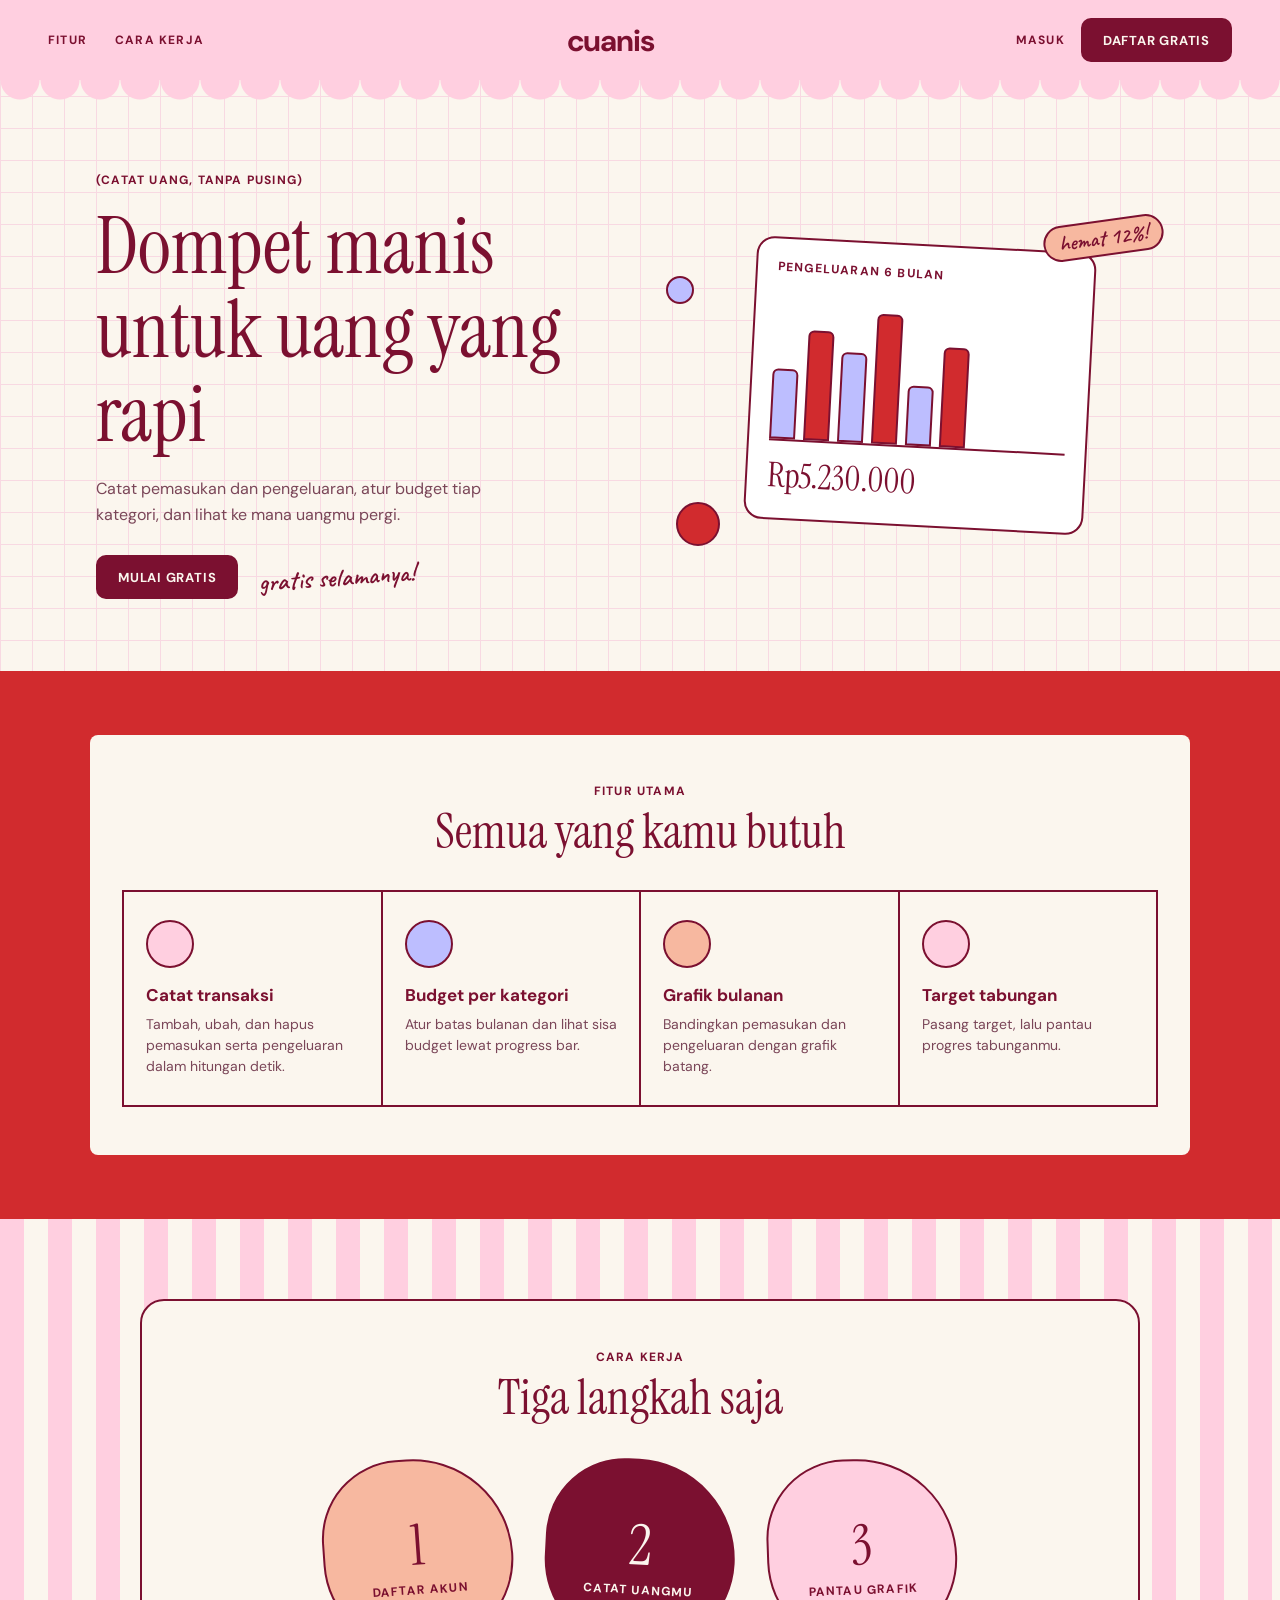
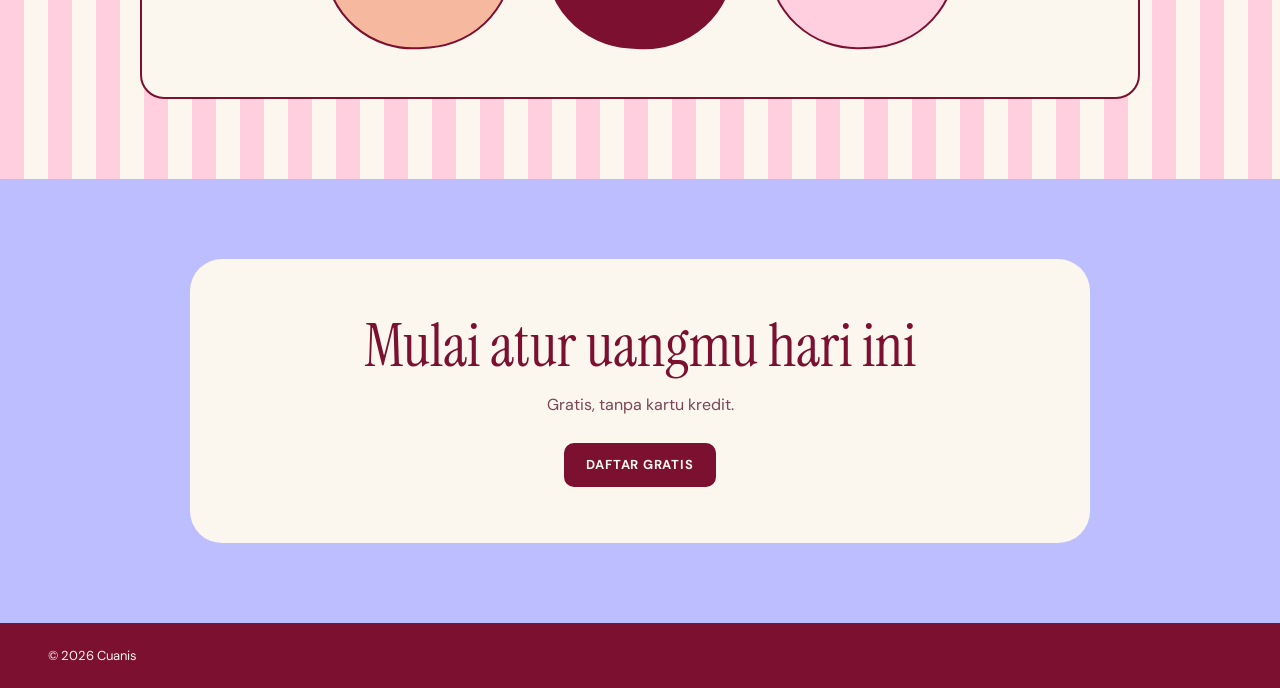
<file: index.html>
<!doctype html>
<html lang="id">

<head>
  <meta charset="utf-8">
  <meta name="viewport" content="width=device-width,initial-scale=1">
  <title>Dompet manis untuk uang yang rapi · Cuanis</title>
  <link rel="preconnect" href="https://fonts.googleapis.com">
  <link
    href="https://fonts.googleapis.com/css2?family=Instrument+Serif&family=DM+Sans:wght@400;500;700&family=Caveat:wght@600&display=swap"
    rel="stylesheet">
  <link rel="stylesheet" href="style.css">
  <!-- Opsional: kalau mau pakai Tailwind di halaman ini, aktifkan baris di bawah (letakkan setelah style.css)
<script src="https://cdn.tailwindcss.com"></script> -->
</head>

<body>
  <header class="site-header">
    <div class="topbar">
      <nav class="nav eyebrow" aria-label="Menu utama"><a href="#fitur">Fitur</a><a href="#cara-kerja">Cara kerja</a>
      </nav>
      <a class="logo" href="index.html">cuanis</a>
      <div class="hero-cta" style="gap:16px"><a class="eyebrow" href="masuk.html">Masuk</a><a class="btn"
          href="daftar.html">Daftar gratis</a></div>
    </div>
  </header>
  <section class="hero">
    <div class="hero-text">
      <div class="eyebrow">(Catat uang, tanpa pusing)</div>
      <h1>Dompet manis untuk uang yang rapi</h1>
      <p>Catat pemasukan dan pengeluaran, atur budget tiap kategori, dan lihat ke mana uangmu pergi.</p>
      <div class="hero-cta"><a class="btn" href="daftar.html">Mulai gratis</a><span class="hand">gratis
          selamanya!</span></div>
    </div>
    <div class="hero-art">
      <div class="card mini-card">
        <div class="eyebrow">Pengeluaran 6 bulan</div>
        <div class="mini-bars">
          <div style="height:70px;background:var(--lavender)"></div>
          <div style="height:110px;background:var(--red)"></div>
          <div style="height:90px;background:var(--lavender)"></div>
          <div style="height:130px;background:var(--red)"></div>
          <div style="height:60px;background:var(--lavender)"></div>
          <div style="height:100px;background:var(--red)"></div>
        </div><strong>Rp5.230.000</strong>
      </div>
      <span class="sticker" style="top:24px;right:20px;background:var(--peach);transform:rotate(-8deg)">hemat
        12%!</span>
      <span class="dot" style="bottom:30px;left:20px;width:44px;height:44px;background:var(--red)"></span>
      <span class="dot" style="top:80px;left:10px;width:28px;height:28px;background:var(--lavender)"></span>
    </div>
  </section>
  <section class="section-red" id="fitur">
    <div class="ticket">
      <div class="section-title">
        <div class="eyebrow">Fitur utama</div>
        <h2>Semua yang kamu butuh</h2>
      </div>
      <div class="features">
        <article class="feature">
          <div class="avatar bg-pink"></div>
          <h3>Catat transaksi</h3>
          <p>Tambah, ubah, dan hapus pemasukan serta pengeluaran dalam hitungan detik.</p>
        </article>
        <article class="feature">
          <div class="avatar bg-lavender"></div>
          <h3>Budget per kategori</h3>
          <p>Atur batas bulanan dan lihat sisa budget lewat progress bar.</p>
        </article>
        <article class="feature">
          <div class="avatar bg-peach"></div>
          <h3>Grafik bulanan</h3>
          <p>Bandingkan pemasukan dan pengeluaran dengan grafik batang.</p>
        </article>
        <article class="feature">
          <div class="avatar bg-pink"></div>
          <h3>Target tabungan</h3>
          <p>Pasang target, lalu pantau progres tabunganmu.</p>
        </article>
      </div>
    </div>
  </section>
  <section class="section-stripe" id="cara-kerja">
    <div class="panel">
      <div class="eyebrow">Cara kerja</div>
      <h2 style="font-size:48px;margin-top:8px">Tiga langkah saja</h2>
      <div class="steps">
        <div class="step bg-peach" style="transform:rotate(-4deg)"><b>1</b><span class="eyebrow">Daftar akun</span>
        </div>
        <div class="step step-dark" style="transform:rotate(3deg)"><b>2</b><span class="eyebrow">Catat uangmu</span>
        </div>
        <div class="step bg-pink" style="transform:rotate(-2deg)"><b>3</b><span class="eyebrow">Pantau grafik</span>
        </div>
      </div>
    </div>
  </section>
  <section class="section-cta">
    <div class="cta">
      <h2>Mulai atur uangmu hari ini</h2>
      <p>Gratis, tanpa kartu kredit.</p><a class="btn" href="daftar.html">Daftar gratis</a>
    </div>
  </section>
  <footer class="site-footer">© 2026 Cuanis</footer>
</body>

</html>
</file>
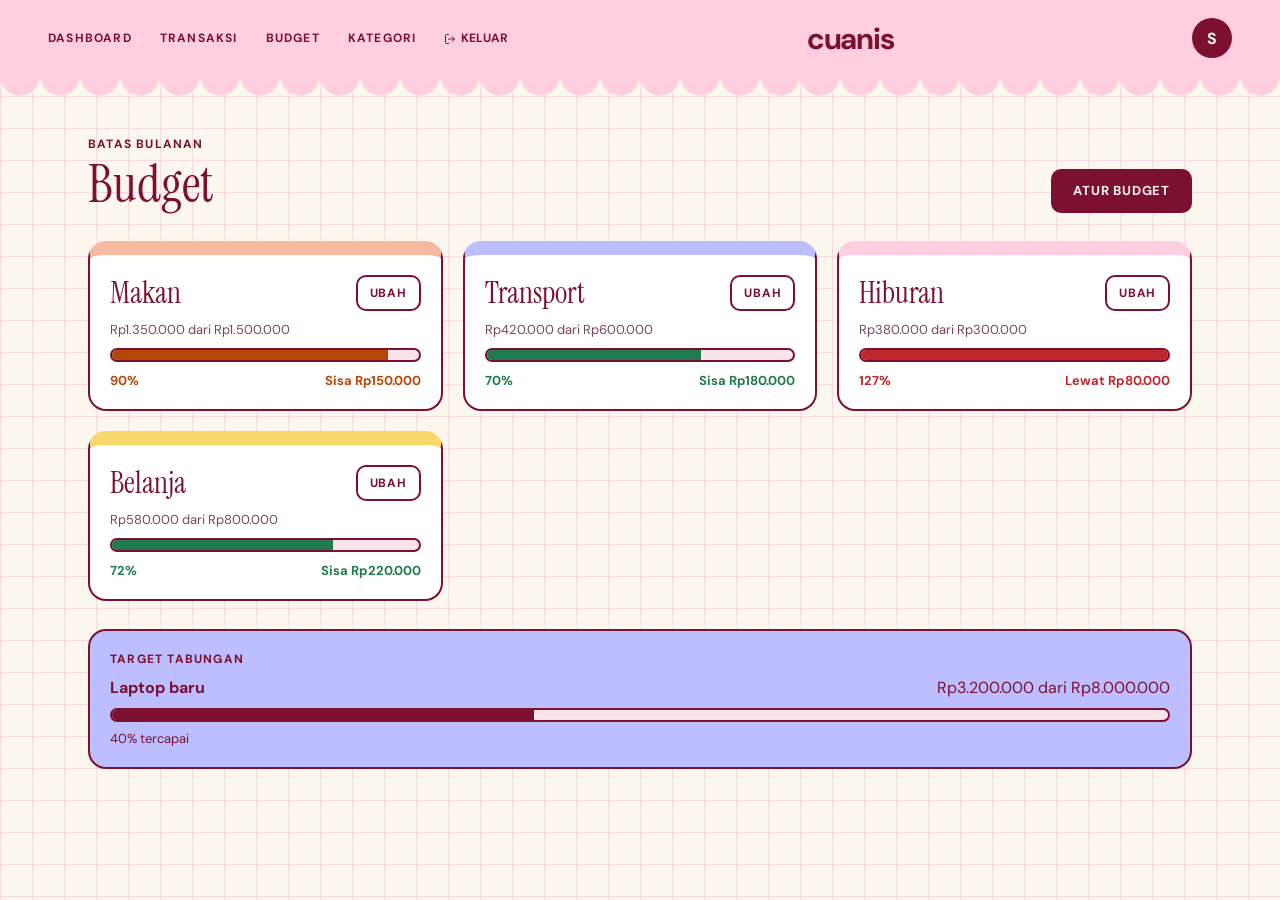
<file: budget.html>
<!doctype html>
<html lang="id">

<head>
  <meta charset="utf-8">
  <meta name="viewport" content="width=device-width,initial-scale=1">
  <title>Budget · Cuanis</title>
  <link rel="preconnect" href="https://fonts.googleapis.com">
  <link
    href="https://fonts.googleapis.com/css2?family=Instrument+Serif&family=DM+Sans:wght@400;500;700&family=Caveat:wght@600&display=swap"
    rel="stylesheet">
  <link rel="stylesheet" href="style.css">
  <!-- Opsional: kalau mau pakai Tailwind di halaman ini, aktifkan baris di bawah (letakkan setelah style.css)
<script src="https://cdn.tailwindcss.com"></script> -->
</head>

<body>
  <header class="site-header">
    <div class="topbar">
      <nav class="nav eyebrow" aria-label="Menu utama">
        <a href="dashboard.html">Dashboard</a>
        <a href="transaksi.html">Transaksi</a>
        <a href="budget.html">Budget</a>
        <a href="kategori.html">Kategori</a>

        <!-- Tombol Keluar ikut di dalam nav biar style-nya sama persis -->
        <form action="index.html" method="get" style="display: inline; margin: 0;">
          <button type="submit"
            style="background: none; border: none; cursor: pointer; font: inherit; color: inherit; padding: 0; text-transform: uppercase;"
            title="Keluar">
            <svg style="width: 12px; height: 12px; vertical-align: middle; margin-right: 2px;"
              xmlns="http://www.w3.org/2000/svg" width="24" height="24" viewBox="0 0 24 24" fill="none"
              stroke="currentColor" stroke-width="2" stroke-linecap="round" stroke-linejoin="round">
              <path d="M9 21H5a2 2 0 0 1-2-2V5a2 2 0 0 1 2-2h4"></path>
              <polyline points="16 17 21 12 16 7"></polyline>
              <line x1="21" x2="9" y1="12" y2="12"></line>
            </svg>
            Keluar
          </button>
        </form>
      </nav>
      <a class="logo" href="index.html">cuanis</a>
      <span class="avatar-user" aria-label="Akun Sari">S</span>
    </div>
  </header>

  <main class="container">
    <div class="page-head">
      <div>
        <div class="eyebrow">Batas bulanan</div>
        <h1>Budget</h1>
      </div><a class="btn" href="tambah-budget.html">Atur budget</a>
    </div>
    <div class="budgets">
      <article class="card budget is-warn" style="--accent:var(--peach)">
        <div class="budget-head">
          <h2>Makan</h2><a class="btn btn-light btn-sm" href="tambah-budget.html">Ubah</a>
        </div>
        <div class="budget-info">Rp1.350.000 dari Rp1.500.000</div>
        <div class="progress" role="progressbar" aria-label="Pemakaian budget Makan" aria-valuenow="90"
          aria-valuemin="0" aria-valuemax="100"><span style="--p:90%"></span></div>
        <div class="budget-foot"><span>90%</span><span>Sisa Rp150.000</span></div>
      </article>
      <article class="card budget is-ok" style="--accent:var(--lavender)">
        <div class="budget-head">
          <h2>Transport</h2><a class="btn btn-light btn-sm" href="tambah-budget.html">Ubah</a>
        </div>
        <div class="budget-info">Rp420.000 dari Rp600.000</div>
        <div class="progress" role="progressbar" aria-label="Pemakaian budget Transport" aria-valuenow="70"
          aria-valuemin="0" aria-valuemax="100"><span style="--p:70%"></span></div>
        <div class="budget-foot"><span>70%</span><span>Sisa Rp180.000</span></div>
      </article>
      <article class="card budget is-over" style="--accent:var(--pink)">
        <div class="budget-head">
          <h2>Hiburan</h2><a class="btn btn-light btn-sm" href="tambah-budget.html">Ubah</a>
        </div>
        <div class="budget-info">Rp380.000 dari Rp300.000</div>
        <div class="progress" role="progressbar" aria-label="Pemakaian budget Hiburan" aria-valuenow="127"
          aria-valuemin="0" aria-valuemax="100"><span style="--p:100%"></span></div>
        <div class="budget-foot"><span>127%</span><span>Lewat Rp80.000</span></div>
      </article>
      <article class="card budget is-ok" style="--accent:var(--yellow)">
        <div class="budget-head">
          <h2>Belanja</h2><a class="btn btn-light btn-sm" href="tambah-budget.html">Ubah</a>
        </div>
        <div class="budget-info">Rp580.000 dari Rp800.000</div>
        <div class="progress" role="progressbar" aria-label="Pemakaian budget Belanja" aria-valuenow="72"
          aria-valuemin="0" aria-valuemax="100"><span style="--p:72%"></span></div>
        <div class="budget-foot"><span>72%</span><span>Sisa Rp220.000</span></div>
      </article>
    </div>
    <section class="card card-lavender">
      <div class="eyebrow">Target tabungan</div>
      <div style="display:flex;justify-content:space-between;margin:10px 0;gap:12px;flex-wrap:wrap"><b>Laptop
          baru</b><span>Rp3.200.000 dari Rp8.000.000</span></div>
      <div class="progress" role="progressbar" aria-label="Target tabungan laptop" aria-valuenow="40" aria-valuemin="0"
        aria-valuemax="100"><span style="--p:40%;background:var(--maroon)"></span></div>
      <div style="font-size:13px;margin-top:8px">40% tercapai</div>
    </section>
  </main>
</body>

</html>
</file>
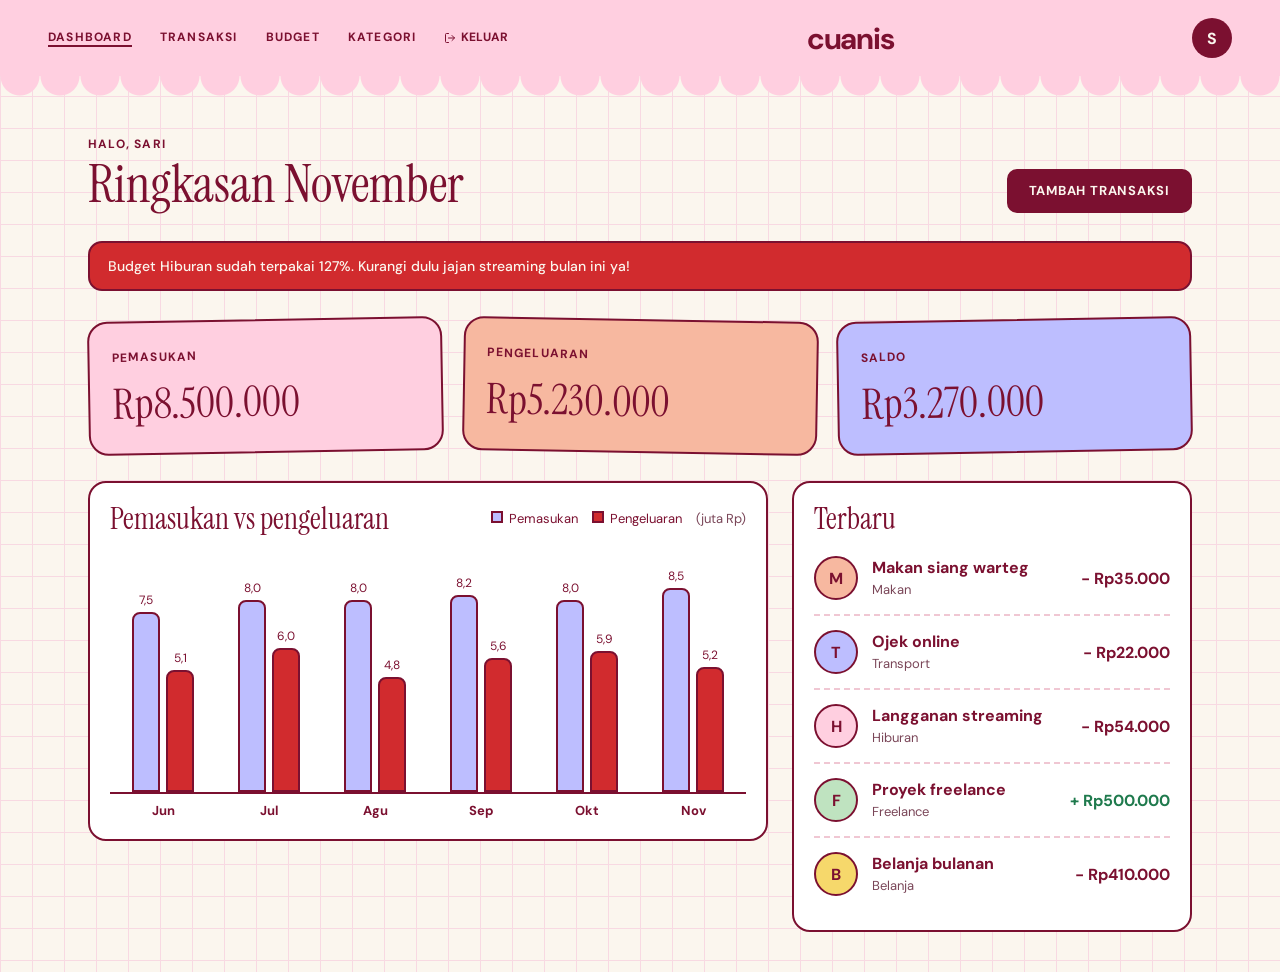
<file: dashboard.html>
<!doctype html>
<html lang="id">

<head>
  <meta charset="utf-8">
  <meta name="viewport" content="width=device-width,initial-scale=1">
  <title>Dashboard · Cuanis</title>
  <link rel="preconnect" href="https://fonts.googleapis.com">
  <link
    href="https://fonts.googleapis.com/css2?family=Instrument+Serif&family=DM+Sans:wght@400;500;700&family=Caveat:wght@600&display=swap"
    rel="stylesheet">
  <link rel="stylesheet" href="style.css">
  <!-- Opsional: kalau mau pakai Tailwind di halaman ini, aktifkan baris di bawah (letakkan setelah style.css)
<script src="https://cdn.tailwindcss.com"></script> -->
</head>

<body>
  <header class="site-header">
    <div class="topbar">
      <nav class="nav eyebrow" aria-label="Menu utama">
        <a href="dashboard.html" aria-current="page">Dashboard</a>
        <a href="transaksi.html">Transaksi</a>
        <a href="budget.html">Budget</a>
        <a href="kategori.html">Kategori</a>

        <!-- Tombol Keluar ikut di dalam nav biar style-nya sama persis -->
        <form action="index.html" method="get" style="display: inline; margin: 0;">
          <button type="submit"
            style="background: none; border: none; cursor: pointer; font: inherit; color: inherit; padding: 0; text-transform: uppercase;"
            title="Keluar">
            <svg style="width: 12px; height: 12px; vertical-align: middle; margin-right: 2px;"
              xmlns="http://www.w3.org/2000/svg" width="24" height="24" viewBox="0 0 24 24" fill="none"
              stroke="currentColor" stroke-width="2" stroke-linecap="round" stroke-linejoin="round">
              <path d="M9 21H5a2 2 0 0 1-2-2V5a2 2 0 0 1 2-2h4"></path>
              <polyline points="16 17 21 12 16 7"></polyline>
              <line x1="21" x2="9" y1="12" y2="12"></line>
            </svg>
            Keluar
          </button>
        </form>
      </nav>
      <a class="logo" href="index.html">cuanis</a>
      <span class="avatar-user" aria-label="Akun Sari">S</span>
    </div>
  </header>


  <main class="container">
    <div class="page-head">
      <div>
        <div class="eyebrow">Halo, Sari</div>
        <h1>Ringkasan November</h1>
      </div><a class="btn" href="tambah-transaksi.html">Tambah transaksi</a>
    </div>
    <div class="alert" role="status">Budget Hiburan sudah terpakai 127%. Kurangi dulu jajan streaming bulan ini ya!
    </div>
    <div class="stats">
      <div class="stat bg-pink"><span class="eyebrow">Pemasukan</span><strong>Rp8.500.000</strong></div>
      <div class="stat bg-peach"><span class="eyebrow">Pengeluaran</span><strong>Rp5.230.000</strong></div>
      <div class="stat bg-lavender"><span class="eyebrow">Saldo</span><strong>Rp3.270.000</strong></div>
    </div>
    <div class="row">
      <section class="card grow-2">
        <div class="chart-head">
          <h2>Pemasukan vs pengeluaran</h2>
          <div class="legend"><span><i class="in"></i>Pemasukan</span><span><i class="out"></i>Pengeluaran</span><span
              class="muted">(juta Rp)</span></div>
        </div>
        <div class="chart" role="img" aria-label="Grafik batang pemasukan dan pengeluaran Juni sampai November">
          <div class="chart-group">
            <div class="bar-wrap"><span>7,5</span>
              <div class="chart-bar bar-income" style="--v:7.5"></div>
            </div>
            <div class="bar-wrap"><span>5,1</span>
              <div class="chart-bar bar-expense" style="--v:5.1"></div>
            </div>
          </div>
          <div class="chart-group">
            <div class="bar-wrap"><span>8,0</span>
              <div class="chart-bar bar-income" style="--v:8.0"></div>
            </div>
            <div class="bar-wrap"><span>6,0</span>
              <div class="chart-bar bar-expense" style="--v:6.0"></div>
            </div>
          </div>
          <div class="chart-group">
            <div class="bar-wrap"><span>8,0</span>
              <div class="chart-bar bar-income" style="--v:8.0"></div>
            </div>
            <div class="bar-wrap"><span>4,8</span>
              <div class="chart-bar bar-expense" style="--v:4.8"></div>
            </div>
          </div>
          <div class="chart-group">
            <div class="bar-wrap"><span>8,2</span>
              <div class="chart-bar bar-income" style="--v:8.2"></div>
            </div>
            <div class="bar-wrap"><span>5,6</span>
              <div class="chart-bar bar-expense" style="--v:5.6"></div>
            </div>
          </div>
          <div class="chart-group">
            <div class="bar-wrap"><span>8,0</span>
              <div class="chart-bar bar-income" style="--v:8.0"></div>
            </div>
            <div class="bar-wrap"><span>5,9</span>
              <div class="chart-bar bar-expense" style="--v:5.9"></div>
            </div>
          </div>
          <div class="chart-group">
            <div class="bar-wrap"><span>8,5</span>
              <div class="chart-bar bar-income" style="--v:8.5"></div>
            </div>
            <div class="bar-wrap"><span>5,2</span>
              <div class="chart-bar bar-expense" style="--v:5.2"></div>
            </div>
          </div>
        </div>
        <div class="chart-labels">
          <span>Jun</span><span>Jul</span><span>Agu</span><span>Sep</span><span>Okt</span><span>Nov</span></div>
      </section>
      <section class="card grow-1">
        <h2 style="margin-bottom:8px">Terbaru</h2>
        <ul class="tx-list">
          <li class="tx"><span class="avatar bg-peach">M</span>
            <div class="tx-info"><b>Makan siang warteg</b><small>Makan</small></div><span class="amount">-
              Rp35.000</span>
          </li>
          <li class="tx"><span class="avatar bg-lavender">T</span>
            <div class="tx-info"><b>Ojek online</b><small>Transport</small></div><span class="amount">- Rp22.000</span>
          </li>
          <li class="tx"><span class="avatar bg-pink">H</span>
            <div class="tx-info"><b>Langganan streaming</b><small>Hiburan</small></div><span class="amount">-
              Rp54.000</span>
          </li>
          <li class="tx"><span class="avatar bg-mint">F</span>
            <div class="tx-info"><b>Proyek freelance</b><small>Freelance</small></div><span class="amount in">+
              Rp500.000</span>
          </li>
          <li class="tx"><span class="avatar bg-yellow">B</span>
            <div class="tx-info"><b>Belanja bulanan</b><small>Belanja</small></div><span class="amount">-
              Rp410.000</span>
          </li>
        </ul>
      </section>
    </div>
  </main>
</body>

</html>
</file>
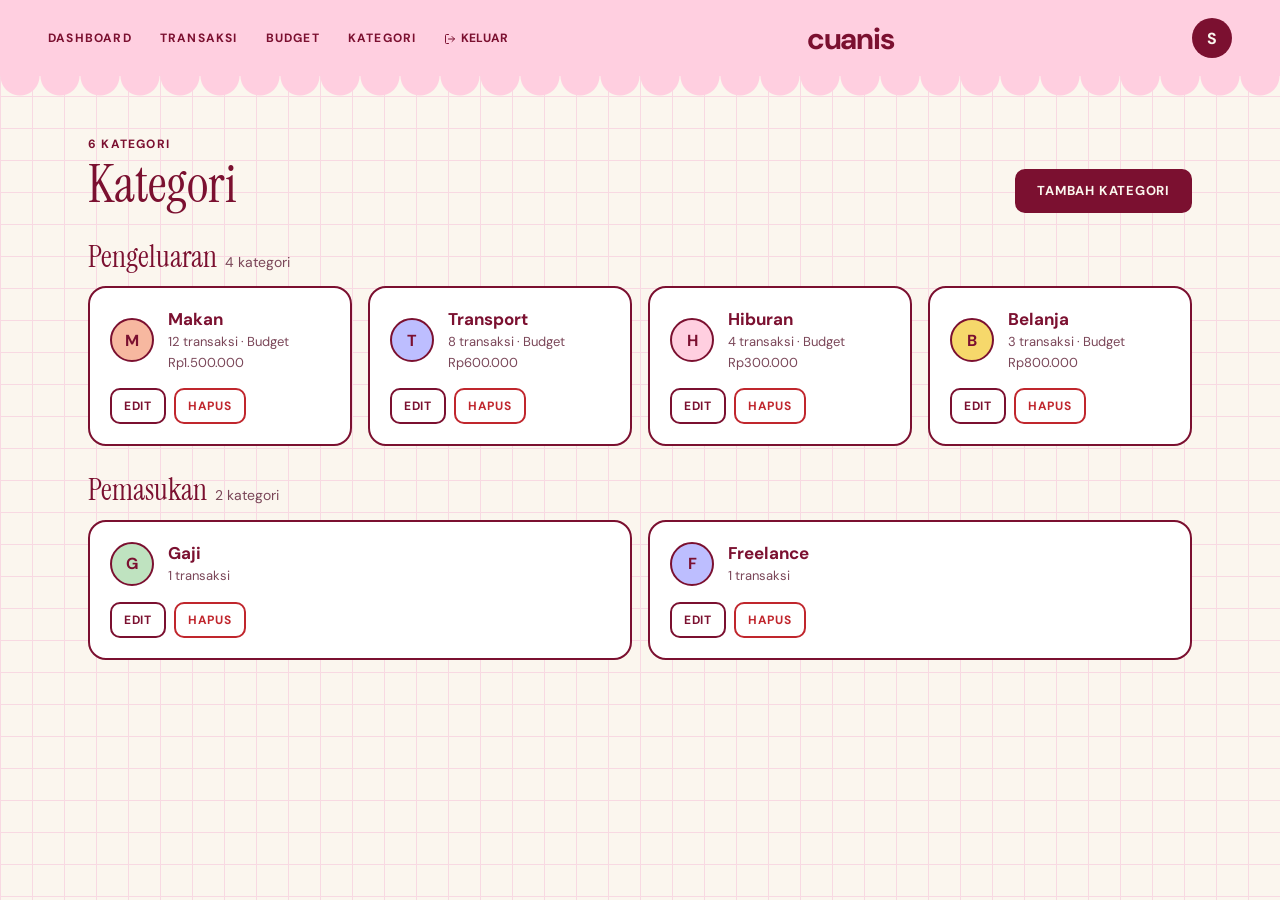
<file: kategori.html>
<!doctype html>
<html lang="id">

<head>
  <meta charset="utf-8">
  <meta name="viewport" content="width=device-width,initial-scale=1">
  <title>Kategori · Cuanis</title>
  <link rel="preconnect" href="https://fonts.googleapis.com">
  <link
    href="https://fonts.googleapis.com/css2?family=Instrument+Serif&family=DM+Sans:wght@400;500;700&family=Caveat:wght@600&display=swap"
    rel="stylesheet">
  <link rel="stylesheet" href="style.css">
  <!-- Opsional: kalau mau pakai Tailwind di halaman ini, aktifkan baris di bawah (letakkan setelah style.css)
<script src="https://cdn.tailwindcss.com"></script> -->
</head>

<body>
  <header class="site-header">
    <div class="topbar">
      <nav class="nav eyebrow" aria-label="Menu utama">
        <a href="dashboard.html">Dashboard</a>
        <a href="transaksi.html">Transaksi</a>
        <a href="budget.html">Budget</a>
        <a href="kategori.html">Kategori</a>

        <!-- Tombol Keluar ikut di dalam nav biar style-nya sama persis -->
        <form action="index.html" method="get" style="display: inline; margin: 0;">
          <button type="submit"
            style="background: none; border: none; cursor: pointer; font: inherit; color: inherit; padding: 0; text-transform: uppercase;"
            title="Keluar">
            <svg style="width: 12px; height: 12px; vertical-align: middle; margin-right: 2px;"
              xmlns="http://www.w3.org/2000/svg" width="24" height="24" viewBox="0 0 24 24" fill="none"
              stroke="currentColor" stroke-width="2" stroke-linecap="round" stroke-linejoin="round">
              <path d="M9 21H5a2 2 0 0 1-2-2V5a2 2 0 0 1 2-2h4"></path>
              <polyline points="16 17 21 12 16 7"></polyline>
              <line x1="21" x2="9" y1="12" y2="12"></line>
            </svg>
            Keluar
          </button>
        </form>
      </nav>
      <a class="logo" href="index.html">cuanis</a>
      <span class="avatar-user" aria-label="Akun Sari">S</span>
    </div>
  </header>

  <main class="container">
    <div class="page-head">
      <div>
        <div class="eyebrow">6 kategori</div>
        <h1>Kategori</h1>
      </div><a class="btn" href="tambah-kategori.html">Tambah kategori</a>
    </div>
    <section class="cat-section">
      <h2>Pengeluaran<small>4 kategori</small></h2>
      <div class="cat-grid">
        <article class="card cat">
          <div class="cat-top"><span class="avatar bg-peach">M</span>
            <div><b>Makan</b><small>12 transaksi · Budget Rp1.500.000</small></div>
          </div>
          <div class="cat-actions"><a class="btn btn-light btn-sm" href="tambah-kategori.html">Edit</a><button
              class="btn btn-danger btn-sm" type="button">Hapus</button></div>
        </article>
        <article class="card cat">
          <div class="cat-top"><span class="avatar bg-lavender">T</span>
            <div><b>Transport</b><small>8 transaksi · Budget Rp600.000</small></div>
          </div>
          <div class="cat-actions"><a class="btn btn-light btn-sm" href="tambah-kategori.html">Edit</a><button
              class="btn btn-danger btn-sm" type="button">Hapus</button></div>
        </article>
        <article class="card cat">
          <div class="cat-top"><span class="avatar bg-pink">H</span>
            <div><b>Hiburan</b><small>4 transaksi · Budget Rp300.000</small></div>
          </div>
          <div class="cat-actions"><a class="btn btn-light btn-sm" href="tambah-kategori.html">Edit</a><button
              class="btn btn-danger btn-sm" type="button">Hapus</button></div>
        </article>
        <article class="card cat">
          <div class="cat-top"><span class="avatar bg-yellow">B</span>
            <div><b>Belanja</b><small>3 transaksi · Budget Rp800.000</small></div>
          </div>
          <div class="cat-actions"><a class="btn btn-light btn-sm" href="tambah-kategori.html">Edit</a><button
              class="btn btn-danger btn-sm" type="button">Hapus</button></div>
        </article>
      </div>
    </section>
    <section class="cat-section">
      <h2>Pemasukan<small>2 kategori</small></h2>
      <div class="cat-grid">
        <article class="card cat">
          <div class="cat-top"><span class="avatar bg-mint">G</span>
            <div><b>Gaji</b><small>1 transaksi</small></div>
          </div>
          <div class="cat-actions"><a class="btn btn-light btn-sm" href="tambah-kategori.html">Edit</a><button
              class="btn btn-danger btn-sm" type="button">Hapus</button></div>
        </article>
        <article class="card cat">
          <div class="cat-top"><span class="avatar bg-lavender">F</span>
            <div><b>Freelance</b><small>1 transaksi</small></div>
          </div>
          <div class="cat-actions"><a class="btn btn-light btn-sm" href="tambah-kategori.html">Edit</a><button
              class="btn btn-danger btn-sm" type="button">Hapus</button></div>
        </article>
      </div>
    </section>
  </main>
</body>

</html>
</file>
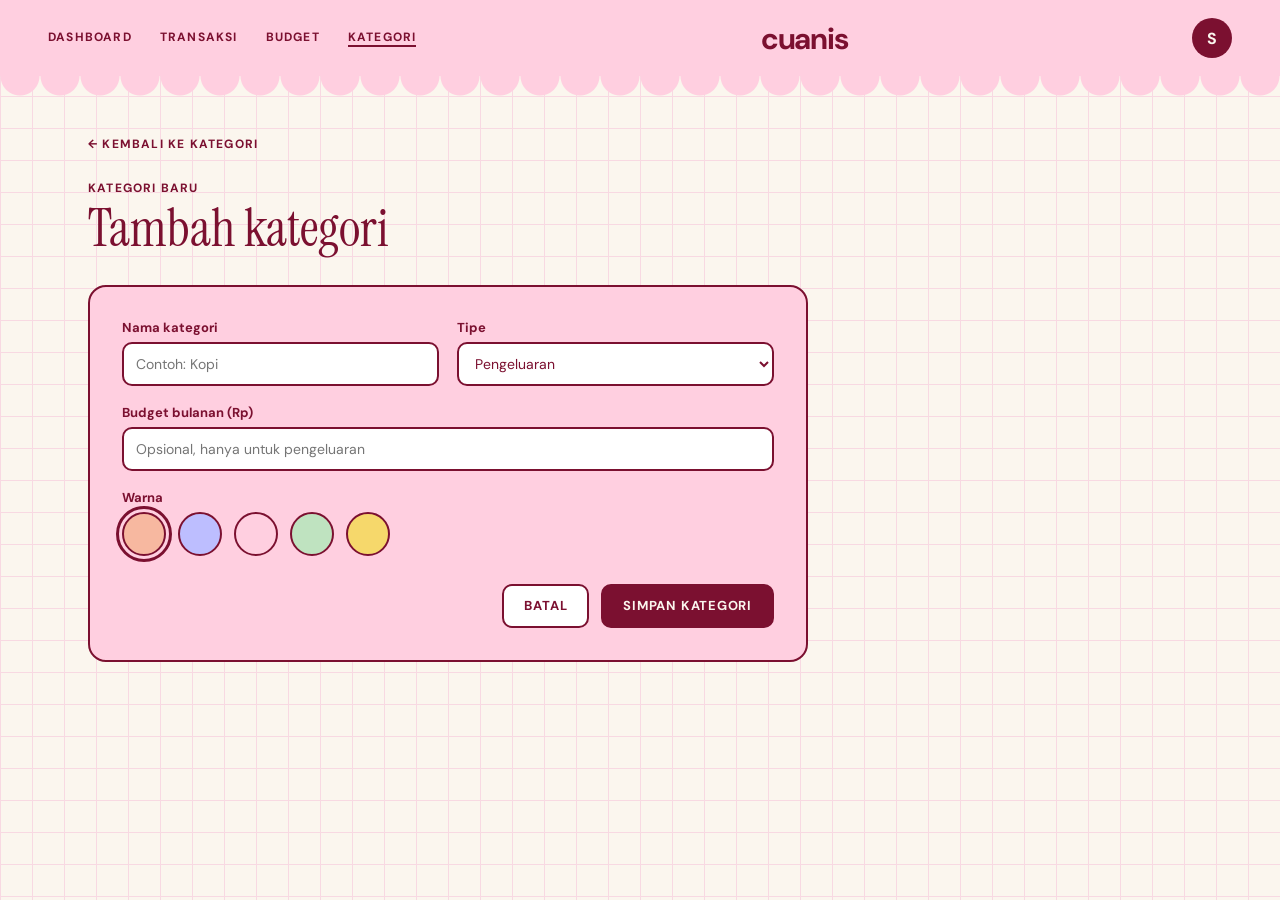
<file: tambah-kategori.html>
<!doctype html>
<html lang="id">
<head>
<meta charset="utf-8">
<meta name="viewport" content="width=device-width,initial-scale=1">
<title>Tambah kategori · Cuanis</title>
<link rel="preconnect" href="https://fonts.googleapis.com">
<link href="https://fonts.googleapis.com/css2?family=Instrument+Serif&family=DM+Sans:wght@400;500;700&family=Caveat:wght@600&display=swap" rel="stylesheet">
<link rel="stylesheet" href="style.css">
<!-- Opsional: kalau mau pakai Tailwind di halaman ini, aktifkan baris di bawah (letakkan setelah style.css)
<script src="https://cdn.tailwindcss.com"></script> -->
</head>
<body>
<header class="site-header"><div class="topbar">
  <nav class="nav eyebrow" aria-label="Menu utama"><a href="dashboard.html">Dashboard</a><a href="transaksi.html">Transaksi</a><a href="budget.html">Budget</a><a href="kategori.html" aria-current="page">Kategori</a></nav>
  <a class="logo" href="index.html">cuanis</a>
  <span class="avatar-user" aria-label="Akun Sari">S</span>
</div></header>
<main class="container">
<a class="eyebrow" href="kategori.html" style="align-self:flex-start">← Kembali ke kategori</a><div><div class="eyebrow">Kategori baru</div><h1 style="margin-top:6px">Tambah kategori</h1></div>
<form class="card card-pink form-card" action="#" method="post">
  <div class="form-grid">
    <div><label class="label" for="nama">Nama kategori</label><input class="input" id="nama" name="nama" placeholder="Contoh: Kopi"></div>
    <div><label class="label" for="tipe">Tipe</label><select class="input" id="tipe" name="tipe"><option>Pengeluaran</option><option>Pemasukan</option></select></div>
    <div class="full"><label class="label" for="budget">Budget bulanan (Rp)</label><input class="input" id="budget" name="budget" inputmode="numeric" placeholder="Opsional, hanya untuk pengeluaran"></div>
    <div class="full"><span class="label" id="lbl-warna">Warna</span><div class="swatches" role="radiogroup" aria-labelledby="lbl-warna"><label class="swatch"><input type="radio" name="warna" value="bg-peach" aria-label="Warna bg-peach" checked><span class="bg-peach"></span></label><label class="swatch"><input type="radio" name="warna" value="bg-lavender" aria-label="Warna bg-lavender"><span class="bg-lavender"></span></label><label class="swatch"><input type="radio" name="warna" value="bg-pink" aria-label="Warna bg-pink"><span class="bg-pink"></span></label><label class="swatch"><input type="radio" name="warna" value="bg-mint" aria-label="Warna bg-mint"><span class="bg-mint"></span></label><label class="swatch"><input type="radio" name="warna" value="bg-yellow" aria-label="Warna bg-yellow"><span class="bg-yellow"></span></label></div></div>
  </div>
  <div class="form-actions"><a class="btn btn-light" href="kategori.html">Batal</a><button class="btn" type="submit">Simpan kategori</button></div>
</form>
</main>
</body>
</html>
</file>
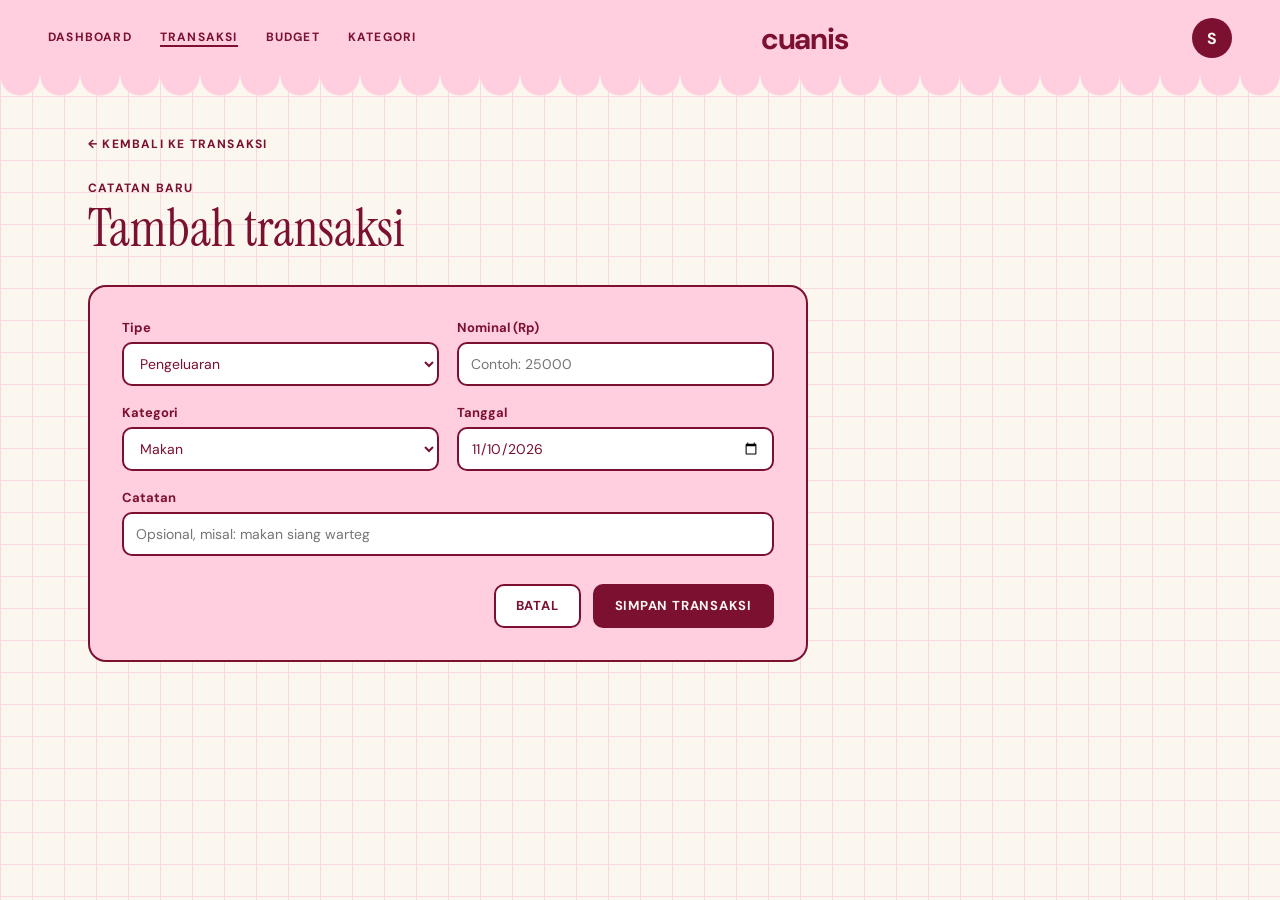
<file: tambah-transaksi.html>
<!doctype html>
<html lang="id">
<head>
<meta charset="utf-8">
<meta name="viewport" content="width=device-width,initial-scale=1">
<title>Tambah transaksi · Cuanis</title>
<link rel="preconnect" href="https://fonts.googleapis.com">
<link href="https://fonts.googleapis.com/css2?family=Instrument+Serif&family=DM+Sans:wght@400;500;700&family=Caveat:wght@600&display=swap" rel="stylesheet">
<link rel="stylesheet" href="style.css">
<!-- Opsional: kalau mau pakai Tailwind di halaman ini, aktifkan baris di bawah (letakkan setelah style.css)
<script src="https://cdn.tailwindcss.com"></script> -->
</head>
<body>
<header class="site-header"><div class="topbar">
  <nav class="nav eyebrow" aria-label="Menu utama"><a href="dashboard.html">Dashboard</a><a href="transaksi.html" aria-current="page">Transaksi</a><a href="budget.html">Budget</a><a href="kategori.html">Kategori</a></nav>
  <a class="logo" href="index.html">cuanis</a>
  <span class="avatar-user" aria-label="Akun Sari">S</span>
</div></header>
<main class="container">
<a class="eyebrow" href="transaksi.html" style="align-self:flex-start">← Kembali ke transaksi</a><div><div class="eyebrow">Catatan baru</div><h1 style="margin-top:6px">Tambah transaksi</h1></div>
<form class="card card-pink form-card" action="#" method="post">
  <div class="form-grid">
    <div><label class="label" for="tipe">Tipe</label><select class="input" id="tipe" name="tipe"><option>Pengeluaran</option><option>Pemasukan</option></select></div>
    <div><label class="label" for="nominal">Nominal (Rp)</label><input class="input" id="nominal" name="nominal" inputmode="numeric" placeholder="Contoh: 25000"></div>
    <div><label class="label" for="kategori">Kategori</label><select class="input" id="kategori" name="kategori"><option>Makan</option><option>Transport</option><option>Hiburan</option><option>Belanja</option></select></div>
    <div><label class="label" for="tanggal">Tanggal</label><input class="input" id="tanggal" name="tanggal" type="date" value="2026-11-10"></div>
    <div class="full"><label class="label" for="catatan">Catatan</label><input class="input" id="catatan" name="catatan" placeholder="Opsional, misal: makan siang warteg"></div>
  </div>
  <div class="form-actions"><a class="btn btn-light" href="transaksi.html">Batal</a><button class="btn" type="submit">Simpan transaksi</button></div>
</form>
</main>
</body>
</html>
</file>
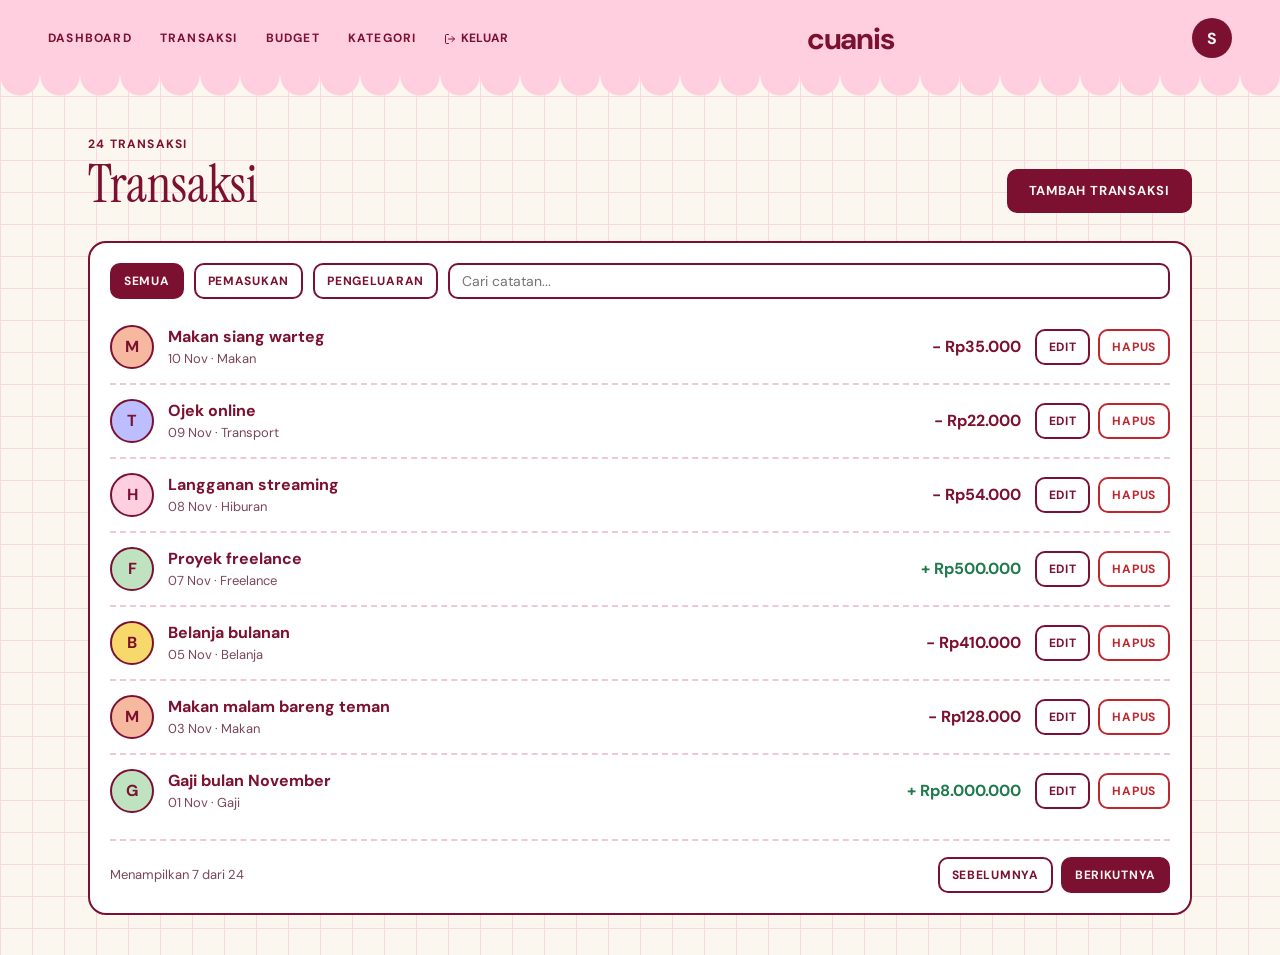
<file: transaksi.html>
<!doctype html>
<html lang="id">

<head>
  <meta charset="utf-8">
  <meta name="viewport" content="width=device-width,initial-scale=1">
  <title>Transaksi · Cuanis</title>
  <link rel="preconnect" href="https://fonts.googleapis.com">
  <link
    href="https://fonts.googleapis.com/css2?family=Instrument+Serif&family=DM+Sans:wght@400;500;700&family=Caveat:wght@600&display=swap"
    rel="stylesheet">
  <link rel="stylesheet" href="style.css">
  <!-- Opsional: kalau mau pakai Tailwind di halaman ini, aktifkan baris di bawah (letakkan setelah style.css)
<script src="https://cdn.tailwindcss.com"></script> -->
</head>

<body>
  <header class="site-header">
    <div class="topbar">
      <nav class="nav eyebrow" aria-label="Menu utama">
        <a href="dashboard.html">Dashboard</a>
        <a href="transaksi.html">Transaksi</a>
        <a href="budget.html">Budget</a>
        <a href="kategori.html">Kategori</a>

        <!-- Tombol Keluar ikut di dalam nav biar style-nya sama persis -->
        <form action="index.html" method="get" style="display: inline; margin: 0;">
          <button type="submit"
            style="background: none; border: none; cursor: pointer; font: inherit; color: inherit; padding: 0; text-transform: uppercase;"
            title="Keluar">
            <svg style="width: 12px; height: 12px; vertical-align: middle; margin-right: 2px;"
              xmlns="http://www.w3.org/2000/svg" width="24" height="24" viewBox="0 0 24 24" fill="none"
              stroke="currentColor" stroke-width="2" stroke-linecap="round" stroke-linejoin="round">
              <path d="M9 21H5a2 2 0 0 1-2-2V5a2 2 0 0 1 2-2h4"></path>
              <polyline points="16 17 21 12 16 7"></polyline>
              <line x1="21" x2="9" y1="12" y2="12"></line>
            </svg>
            Keluar
          </button>
        </form>
      </nav>
      <a class="logo" href="index.html">cuanis</a>
      <span class="avatar-user" aria-label="Akun Sari">S</span>
    </div>
  </header>

  <main class="container">
    <div class="page-head">
      <div>
        <div class="eyebrow">24 transaksi</div>
        <h1>Transaksi</h1>
      </div><a class="btn" href="tambah-transaksi.html">Tambah transaksi</a>
    </div>
    <section class="card">
      <form class="toolbar" role="search" action="#">
        <button class="btn btn-sm" type="button">Semua</button><button class="btn btn-light btn-sm"
          type="button">Pemasukan</button><button class="btn btn-light btn-sm" type="button">Pengeluaran</button>
        <input class="input" type="search" aria-label="Cari catatan" placeholder="Cari catatan...">
      </form>
      <ul class="tx-list">
        <li class="tx"><span class="avatar bg-peach">M</span>
          <div class="tx-info"><b>Makan siang warteg</b><small>10 Nov · Makan</small></div><span class="amount">-
            Rp35.000</span>
          <div class="tx-actions"><a class="btn btn-light btn-sm" href="tambah-transaksi.html">Edit</a><button
              class="btn btn-danger btn-sm" type="button">Hapus</button></div>
        </li>
        <li class="tx"><span class="avatar bg-lavender">T</span>
          <div class="tx-info"><b>Ojek online</b><small>09 Nov · Transport</small></div><span class="amount">-
            Rp22.000</span>
          <div class="tx-actions"><a class="btn btn-light btn-sm" href="tambah-transaksi.html">Edit</a><button
              class="btn btn-danger btn-sm" type="button">Hapus</button></div>
        </li>
        <li class="tx"><span class="avatar bg-pink">H</span>
          <div class="tx-info"><b>Langganan streaming</b><small>08 Nov · Hiburan</small></div><span class="amount">-
            Rp54.000</span>
          <div class="tx-actions"><a class="btn btn-light btn-sm" href="tambah-transaksi.html">Edit</a><button
              class="btn btn-danger btn-sm" type="button">Hapus</button></div>
        </li>
        <li class="tx"><span class="avatar bg-mint">F</span>
          <div class="tx-info"><b>Proyek freelance</b><small>07 Nov · Freelance</small></div><span class="amount in">+
            Rp500.000</span>
          <div class="tx-actions"><a class="btn btn-light btn-sm" href="tambah-transaksi.html">Edit</a><button
              class="btn btn-danger btn-sm" type="button">Hapus</button></div>
        </li>
        <li class="tx"><span class="avatar bg-yellow">B</span>
          <div class="tx-info"><b>Belanja bulanan</b><small>05 Nov · Belanja</small></div><span class="amount">-
            Rp410.000</span>
          <div class="tx-actions"><a class="btn btn-light btn-sm" href="tambah-transaksi.html">Edit</a><button
              class="btn btn-danger btn-sm" type="button">Hapus</button></div>
        </li>
        <li class="tx"><span class="avatar bg-peach">M</span>
          <div class="tx-info"><b>Makan malam bareng teman</b><small>03 Nov · Makan</small></div><span class="amount">-
            Rp128.000</span>
          <div class="tx-actions"><a class="btn btn-light btn-sm" href="tambah-transaksi.html">Edit</a><button
              class="btn btn-danger btn-sm" type="button">Hapus</button></div>
        </li>
        <li class="tx"><span class="avatar bg-mint">G</span>
          <div class="tx-info"><b>Gaji bulan November</b><small>01 Nov · Gaji</small></div><span class="amount in">+
            Rp8.000.000</span>
          <div class="tx-actions"><a class="btn btn-light btn-sm" href="tambah-transaksi.html">Edit</a><button
              class="btn btn-danger btn-sm" type="button">Hapus</button></div>
        </li>
      </ul>
      <div class="pager"><span>Menampilkan 7 dari 24</span><span class="tx-actions"><button class="btn btn-light btn-sm"
            type="button">Sebelumnya</button><button class="btn btn-sm" type="button">Berikutnya</button></span></div>
    </section>
  </main>
</body>

</html>
</file>
<file: style.css>
/* ===== Cuanis – style.css (dipakai semua halaman) ===== */
:root {
  --maroon: #7B1030;
  --pink: #FFCFE0;
  --cream: #FBF6EE;
  --red: #D12B2E;
  --lavender: #BDBEFF;
  --peach: #F7B8A0;
  --mint: #BFE3C0;
  --yellow: #F6D86B;
  --muted: #7A4658;
  --line: #F0C7D3;
  --green: #1F7A4D;
  --amber: #B54708;
  --danger: #C0262D;
  --font-display: 'Instrument Serif', Georgia, serif;
  --font-body: 'DM Sans', Arial, sans-serif;
  --font-hand: 'Caveat', cursive;
}

* {
  box-sizing: border-box
}

body {
  margin: 0;
  font-family: var(--font-body);
  color: var(--maroon);
  background: linear-gradient(#F8D9E2 1px, transparent 1px) 0 0/32px 32px, linear-gradient(90deg, #F8D9E2 1px, transparent 1px) 0 0/32px 32px, var(--cream)
}

h1,
h2,
h3 {
  font-family: var(--font-display);
  font-weight: 400;
  line-height: 1.05;
  margin: 0
}

h1 {
  font-size: clamp(40px, 6vw, 52px)
}

h2 {
  font-size: 30px
}

p {
  margin: 0
}

a {
  color: inherit;
  text-decoration: none
}

:focus-visible {
  outline: 3px solid var(--maroon);
  outline-offset: 3px
}

/* ---- header & navigasi ---- */
.site-header {
  background: var(--pink);
  position: relative;
  margin-bottom: 20px
}

.site-header::after {
  content: "";
  position: absolute;
  left: 0;
  right: 0;
  top: 100%;
  height: 20px;
  background: radial-gradient(circle at 20px 0, var(--pink) 19px, transparent 20px) 0 0/40px 20px repeat-x
}

.topbar {
  display: flex;
  justify-content: space-between;
  align-items: center;
  gap: 16px;
  flex-wrap: wrap;
  padding: 18px 48px
}

.nav {
  display: flex;
  gap: 28px;
  flex-wrap: wrap
}

.nav a[aria-current] {
  border-bottom: 2px solid var(--maroon)
}

.logo {
  font-size: 30px;
  font-weight: 700;
  letter-spacing: -.04em
}

.avatar-user {
  width: 40px;
  height: 40px;
  border-radius: 50%;
  background: var(--maroon);
  color: var(--cream);
  display: grid;
  place-items: center;
  font-weight: 700
}

.eyebrow {
  font-size: 12px;
  letter-spacing: .1em;
  font-weight: 700;
  text-transform: uppercase
}

.muted {
  color: var(--muted)
}

.container {
  max-width: 1200px;
  margin: 0 auto;
  padding: 40px 48px;
  display: flex;
  flex-direction: column;
  gap: 28px
}

.page-head {
  display: flex;
  justify-content: space-between;
  align-items: flex-end;
  gap: 16px;
  flex-wrap: wrap
}

.page-head h1 {
  margin-top: 6px
}

.row {
  display: flex;
  gap: 24px;
  flex-wrap: wrap;
  align-items: flex-start
}

.grow-2 {
  flex: 2 1 520px;
  min-width: 0
}

.grow-1 {
  flex: 1 1 320px;
  min-width: 0
}

/* ---- Perbaikan Tombol Keluar di Navbar ---- */
.nav form {
  display: inline-flex;
  margin: 0;
  align-items: center;
}

.nav-logout {
  background: none;
  border: none;
  cursor: pointer;
  display: inline-flex;
  align-items: center;
  gap: 6px;
  font: inherit;
  color: inherit;
  padding: 0;
  text-transform: uppercase;
  letter-spacing: .1em;
  font-size: 12px;
  font-weight: 700;
  text-decoration: none;
}

.nav-logout:hover {
  opacity: 0.7;
}

/* ---- tombol ---- */
.btn {
  display: inline-flex;
  align-items: center;
  justify-content: center;
  height: 44px;
  padding: 0 20px;
  border: 2px solid var(--maroon);
  border-radius: 10px;
  background: var(--maroon);
  color: var(--cream);
  font: 700 13px var(--font-body);
  letter-spacing: .06em;
  text-transform: uppercase;
  cursor: pointer
}

.btn-light {
  background: #fff;
  color: var(--maroon)
}

.btn-danger {
  background: #fff;
  color: var(--danger);
  border-color: var(--danger)
}

.btn-sm {
  height: 36px;
  padding: 0 12px;
  font-size: 12px
}

.btn-block {
  width: 100%
}

/* ---- kartu & komponen ---- */
.card {
  background: #fff;
  border: 2px solid var(--maroon);
  border-radius: 18px;
  padding: 20px;
  position: relative
}

.card-pink {
  background: var(--pink)
}

.card-lavender {
  background: var(--lavender)
}

.sticker {
  position: absolute;
  top: -16px;
  right: 20px;
  background: var(--cream);
  border: 2px solid var(--maroon);
  border-radius: 20px;
  padding: 2px 14px;
  font: 600 22px var(--font-hand);
  transform: rotate(4deg)
}

.alert {
  background: var(--red);
  color: var(--cream);
  border: 2px solid var(--maroon);
  border-radius: 14px;
  padding: 14px 18px;
  font-size: 14px;
  font-weight: 500
}

.stats {
  display: grid;
  grid-template-columns: repeat(auto-fit, minmax(220px, 1fr));
  gap: 20px
}

.stat {
  border: 2px solid var(--maroon);
  border-radius: 20px;
  padding: 22px
}

.stat:nth-child(odd) {
  transform: rotate(-1deg)
}

.stat:nth-child(even) {
  transform: rotate(1deg)
}

.stat strong {
  display: block;
  font: 400 42px var(--font-display);
  margin-top: 10px
}

.bg-pink {
  background: var(--pink)
}

.bg-peach {
  background: var(--peach)
}

.bg-lavender {
  background: var(--lavender)
}

.bg-mint {
  background: var(--mint)
}

.bg-yellow {
  background: var(--yellow)
}

/* ---- daftar transaksi ---- */
.tx-list {
  list-style: none;
  margin: 0;
  padding: 0
}

.tx {
  display: flex;
  align-items: center;
  gap: 14px;
  padding: 14px 0;
  border-top: 2px dashed var(--line)
}

.tx:first-child {
  border-top: 0
}

.tx-info {
  flex: 1;
  min-width: 0
}

.tx-info b {
  display: block
}

.tx-info small {
  color: var(--muted);
  font-size: 13px
}

.avatar {
  width: 44px;
  height: 44px;
  flex: none;
  border-radius: 50%;
  border: 2px solid var(--maroon);
  display: grid;
  place-items: center;
  font-weight: 700
}

.amount {
  font-weight: 700
}

.amount.in {
  color: var(--green)
}

.tx-actions {
  display: flex;
  gap: 8px
}

.toolbar {
  display: flex;
  gap: 10px;
  flex-wrap: wrap;
  margin-bottom: 12px
}

.toolbar .input {
  height: 36px;
  flex: 1 1 160px;
  width: auto
}

.pager {
  display: flex;
  justify-content: space-between;
  align-items: center;
  gap: 12px;
  flex-wrap: wrap;
  margin-top: 12px;
  padding-top: 16px;
  border-top: 2px dashed var(--line);
  font-size: 13px;
  color: var(--muted)
}

/* ---- form ---- */
.form-card {
  max-width: 720px;
  width: 100%;
  padding: 32px
}

.form-grid {
  display: grid;
  grid-template-columns: repeat(auto-fit, minmax(240px, 1fr));
  gap: 18px
}

.form-grid .full {
  grid-column: 1/-1
}

.label {
  display: block;
  font-size: 13px;
  font-weight: 700;
  margin-bottom: 6px
}

.input {
  width: 100%;
  height: 44px;
  border: 2px solid var(--maroon);
  border-radius: 10px;
  padding: 0 12px;
  font: inherit;
  font-size: 14px;
  background: #fff;
  color: var(--maroon)
}

.form-actions {
  display: flex;
  gap: 12px;
  justify-content: flex-end;
  flex-wrap: wrap;
  margin-top: 28px
}

/* ---- grafik batang ---- */
.chart-head {
  display: flex;
  justify-content: space-between;
  flex-wrap: wrap;
  gap: 8px
}

.legend {
  display: flex;
  gap: 14px;
  align-items: center;
  font-size: 13px
}

.legend i {
  display: inline-block;
  width: 12px;
  height: 12px;
  border: 2px solid var(--maroon);
  margin-right: 6px
}

.chart {
  display: flex;
  height: 244px;
  align-items: flex-end;
  border-bottom: 2px solid var(--maroon);
  margin-top: 16px
}

.chart-group {
  flex: 1;
  display: flex;
  align-items: flex-end;
  justify-content: center;
  gap: 6px
}

.bar-wrap {
  display: flex;
  flex-direction: column;
  align-items: center;
  justify-content: flex-end;
  gap: 4px;
  font-size: 12px
}

.chart-bar {
  width: 28px;
  height: calc(var(--v)*24px);
  border: 2px solid var(--maroon);
  border-radius: 8px 8px 0 0
}

.bar-income {
  background: var(--lavender)
}

.bar-expense {
  background: var(--red)
}

.chart-labels {
  display: flex;
  margin-top: 8px
}

.chart-labels span {
  flex: 1;
  text-align: center;
  font-size: 13px;
  font-weight: 700
}

.legend .in {
  background: var(--lavender)
}

.legend .out {
  background: var(--red)
}

/* ---- progress & budget ---- */
.progress {
  height: 14px;
  border-radius: 7px;
  background: #FBE3EA;
  border: 2px solid var(--maroon);
  overflow: hidden
}

.progress span {
  display: block;
  height: 100%;
  width: var(--p);
  background: var(--green)
}

.is-warn .progress span {
  background: var(--amber)
}

.is-over .progress span {
  background: var(--danger)
}

.budgets {
  display: grid;
  grid-template-columns: repeat(auto-fit, minmax(300px, 1fr));
  gap: 20px
}

.budget {
  border-top: 14px solid var(--accent)
}

.budget-head {
  display: flex;
  justify-content: space-between;
  align-items: center
}

.budget-info {
  font-size: 13px;
  color: var(--muted);
  margin: 10px 0
}

.budget-foot {
  display: flex;
  justify-content: space-between;
  font-size: 13px;
  font-weight: 700;
  margin-top: 10px;
  color: var(--green)
}

.is-warn .budget-foot {
  color: var(--amber)
}

.is-over .budget-foot {
  color: var(--danger)
}

/* ---- landing ---- */
.hero {
  display: flex;
  flex-wrap: wrap;
  align-items: center;
  gap: 32px;
  padding: 72px 48px;
  max-width: 1184px;
  margin: 0 auto
}

.hero-text {
  flex: 1 1 420px
}

.hero-text h1 {
  font-size: clamp(48px, 8vw, 80px);
  margin: 16px 0 20px
}

.hero-text p {
  font-size: 16px;
  line-height: 1.6;
  color: var(--muted);
  max-width: 420px;
  margin-bottom: 28px
}

.hero-cta {
  display: flex;
  align-items: center;
  gap: 20px;
  flex-wrap: wrap
}

.hand {
  font: 600 26px var(--font-hand);
  transform: rotate(-4deg)
}

.hero-art {
  flex: 1 1 420px;
  position: relative;
  min-height: 380px;
  display: grid;
  place-items: center
}

.mini-card {
  width: 340px;
  max-width: 100%;
  transform: rotate(3deg)
}

.mini-bars {
  display: flex;
  align-items: flex-end;
  gap: 8px;
  height: 150px;
  margin-top: 16px;
  border-bottom: 2px solid var(--maroon)
}

.mini-bars div {
  width: 26px;
  border: 2px solid var(--maroon);
  border-radius: 6px 6px 0 0
}

.mini-card strong {
  display: block;
  font: 400 34px var(--font-display);
  margin-top: 12px
}

.dot {
  position: absolute;
  border-radius: 50%;
  border: 2px solid var(--maroon)
}

.section-red {
  background: var(--red);
  padding: 64px 48px
}

.ticket {
  background: var(--cream);
  border-radius: 8px;
  padding: 48px 32px;
  max-width: 1100px;
  margin: 0 auto
}

.section-title {
  text-align: center;
  margin-bottom: 32px
}

.section-title h2 {
  font-size: clamp(34px, 5vw, 48px);
  margin-top: 8px
}

.features {
  display: grid;
  grid-template-columns: repeat(auto-fit, minmax(220px, 1fr));
  gap: 2px;
  background: var(--maroon);
  border: 2px solid var(--maroon)
}

.feature {
  background: var(--cream);
  padding: 28px 22px
}

.feature .avatar {
  width: 48px;
  height: 48px
}

.feature h3 {
  font: 700 17px var(--font-body);
  margin: 16px 0 8px
}

.feature p {
  font-size: 14px;
  line-height: 1.5;
  color: var(--muted)
}

.section-stripe {
  background: repeating-linear-gradient(90deg, var(--pink) 0 24px, var(--cream) 24px 48px);
  padding: 80px 48px
}

.panel {
  background: var(--cream);
  border: 2px solid var(--maroon);
  border-radius: 24px;
  padding: 48px;
  max-width: 1000px;
  margin: 0 auto;
  text-align: center
}

.steps {
  display: flex;
  gap: 32px;
  justify-content: center;
  flex-wrap: wrap;
  margin-top: 36px
}

.step {
  width: 190px;
  height: 190px;
  border-radius: 44% 56% 50% 50%;
  border: 2px solid var(--maroon);
  display: flex;
  flex-direction: column;
  align-items: center;
  justify-content: center;
  text-align: center
}

.step b {
  font: 400 56px var(--font-display)
}

.step-dark {
  background: var(--maroon);
  color: var(--cream)
}

.section-cta {
  background: var(--lavender);
  padding: 80px 48px
}

.cta {
  background: var(--cream);
  border-radius: 32px;
  padding: 56px 32px;
  max-width: 900px;
  margin: 0 auto;
  text-align: center
}

.cta h2 {
  font-size: clamp(38px, 6vw, 60px)
}

.cta p {
  color: var(--muted);
  margin: 16px 0 28px
}

.site-footer {
  background: var(--maroon);
  color: var(--cream);
  padding: 24px 48px;
  font-size: 13px
}

@media (max-width:640px) {
  .topbar {
    padding: 14px 20px
  }

  .container {
    padding: 24px 20px
  }

  .hero,
  .section-red,
  .section-stripe,
  .section-cta {
    padding: 40px 20px
  }

  .tx {
    flex-wrap: wrap
  }

  .tx-actions {
    width: 100%
  }

  .panel {
    padding: 32px 20px
  }

  .chart {
    height: 200px
  }
}

/* ---- kategori ---- */
.is-ok .budget-foot {
  color: var(--green)
}

.cat-section {
  display: flex;
  flex-direction: column;
  gap: 14px
}

.cat-section h2 small {
  font: 400 14px var(--font-body);
  color: var(--muted);
  margin-left: 8px
}

.cat-grid {
  display: grid;
  grid-template-columns: repeat(auto-fit, minmax(260px, 1fr));
  gap: 16px
}

.cat {
  display: flex;
  flex-direction: column;
  gap: 16px
}

.cat-top {
  display: flex;
  align-items: center;
  gap: 14px
}

.cat-top b {
  display: block;
  font-size: 17px
}

.cat-top small {
  color: var(--muted);
  font-size: 13px
}

.cat-actions {
  display: flex;
  gap: 8px
}

.swatches {
  display: flex;
  gap: 12px;
  flex-wrap: wrap
}

.swatch {
  position: relative
}

.swatch input {
  position: absolute;
  inset: 0;
  opacity: 0;
  margin: 0;
  cursor: pointer
}

.swatch span {
  display: block;
  width: 44px;
  height: 44px;
  border-radius: 50%;
  border: 2px solid var(--maroon)
}

.swatch input:checked+span {
  outline: 3px solid var(--maroon);
  outline-offset: 3px
}

.swatch input:focus-visible+span {
  outline: 3px dashed var(--maroon);
  outline-offset: 3px
}
</file>
